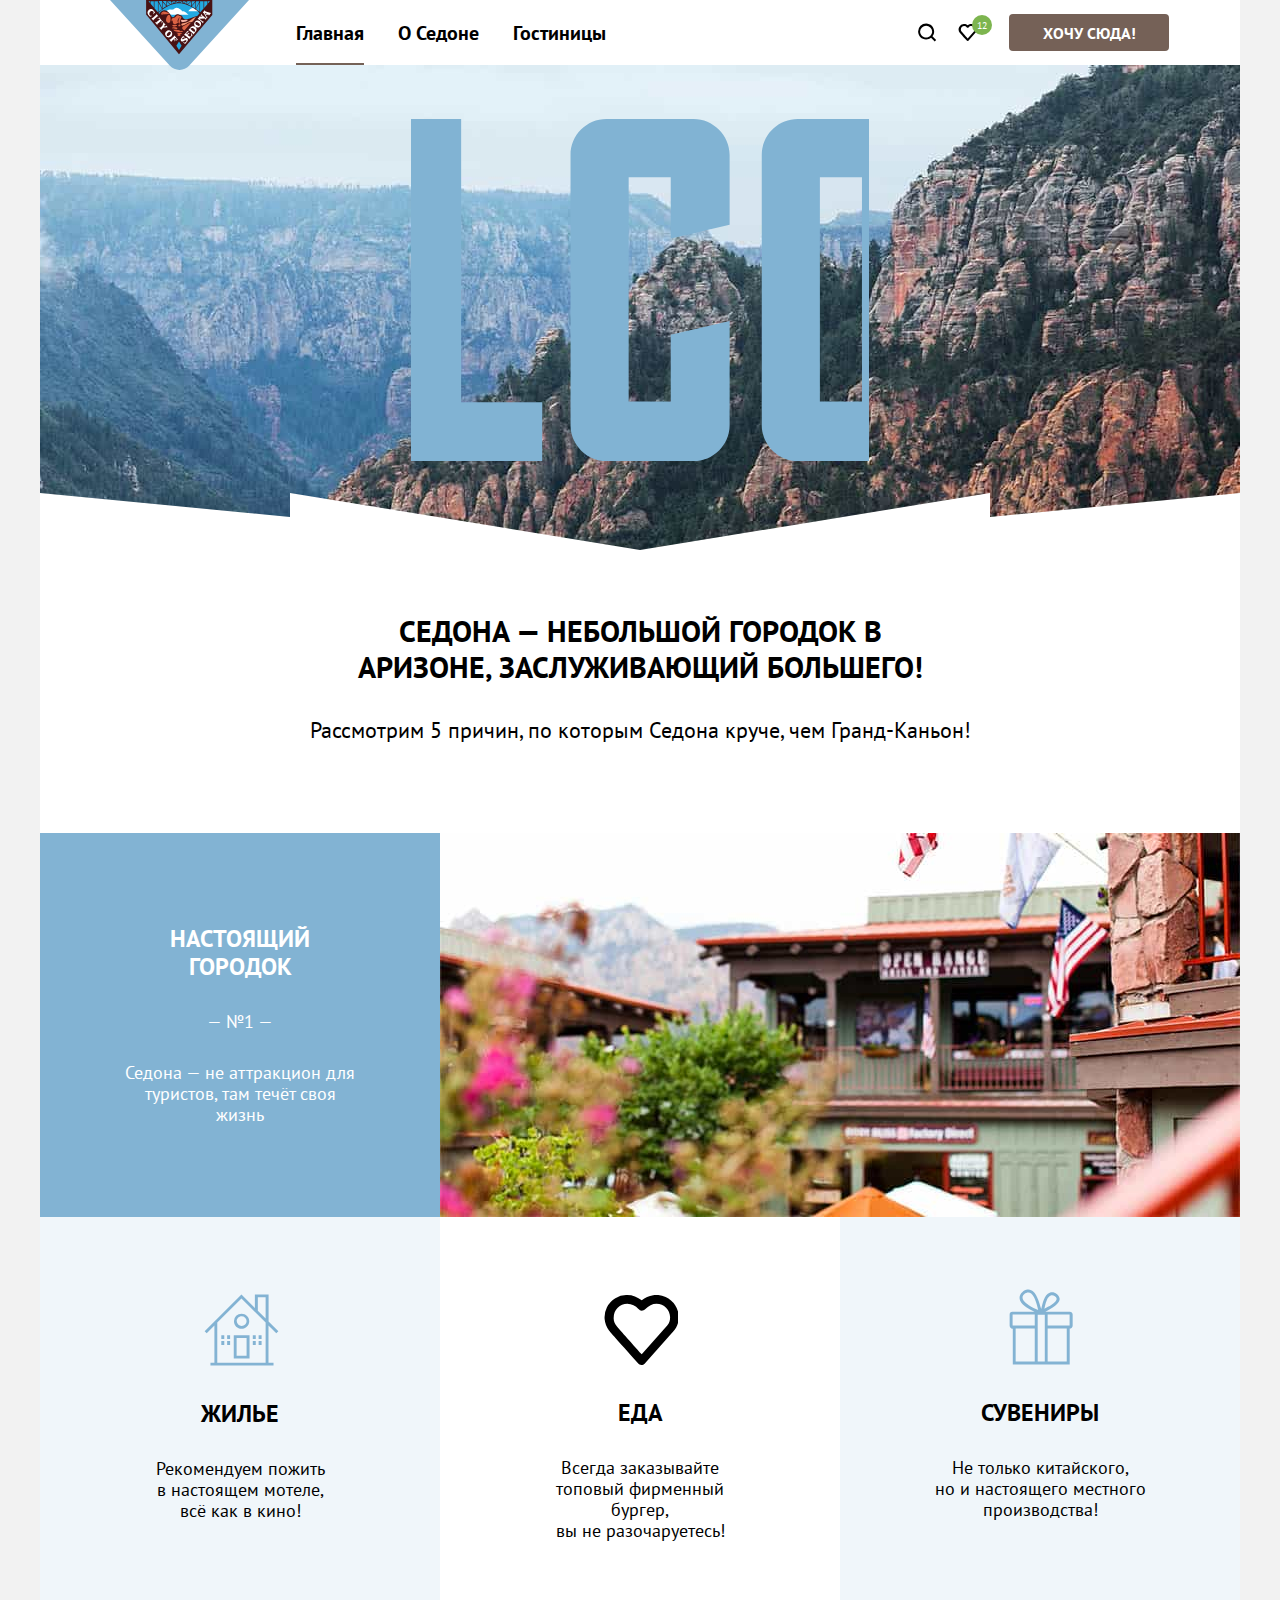
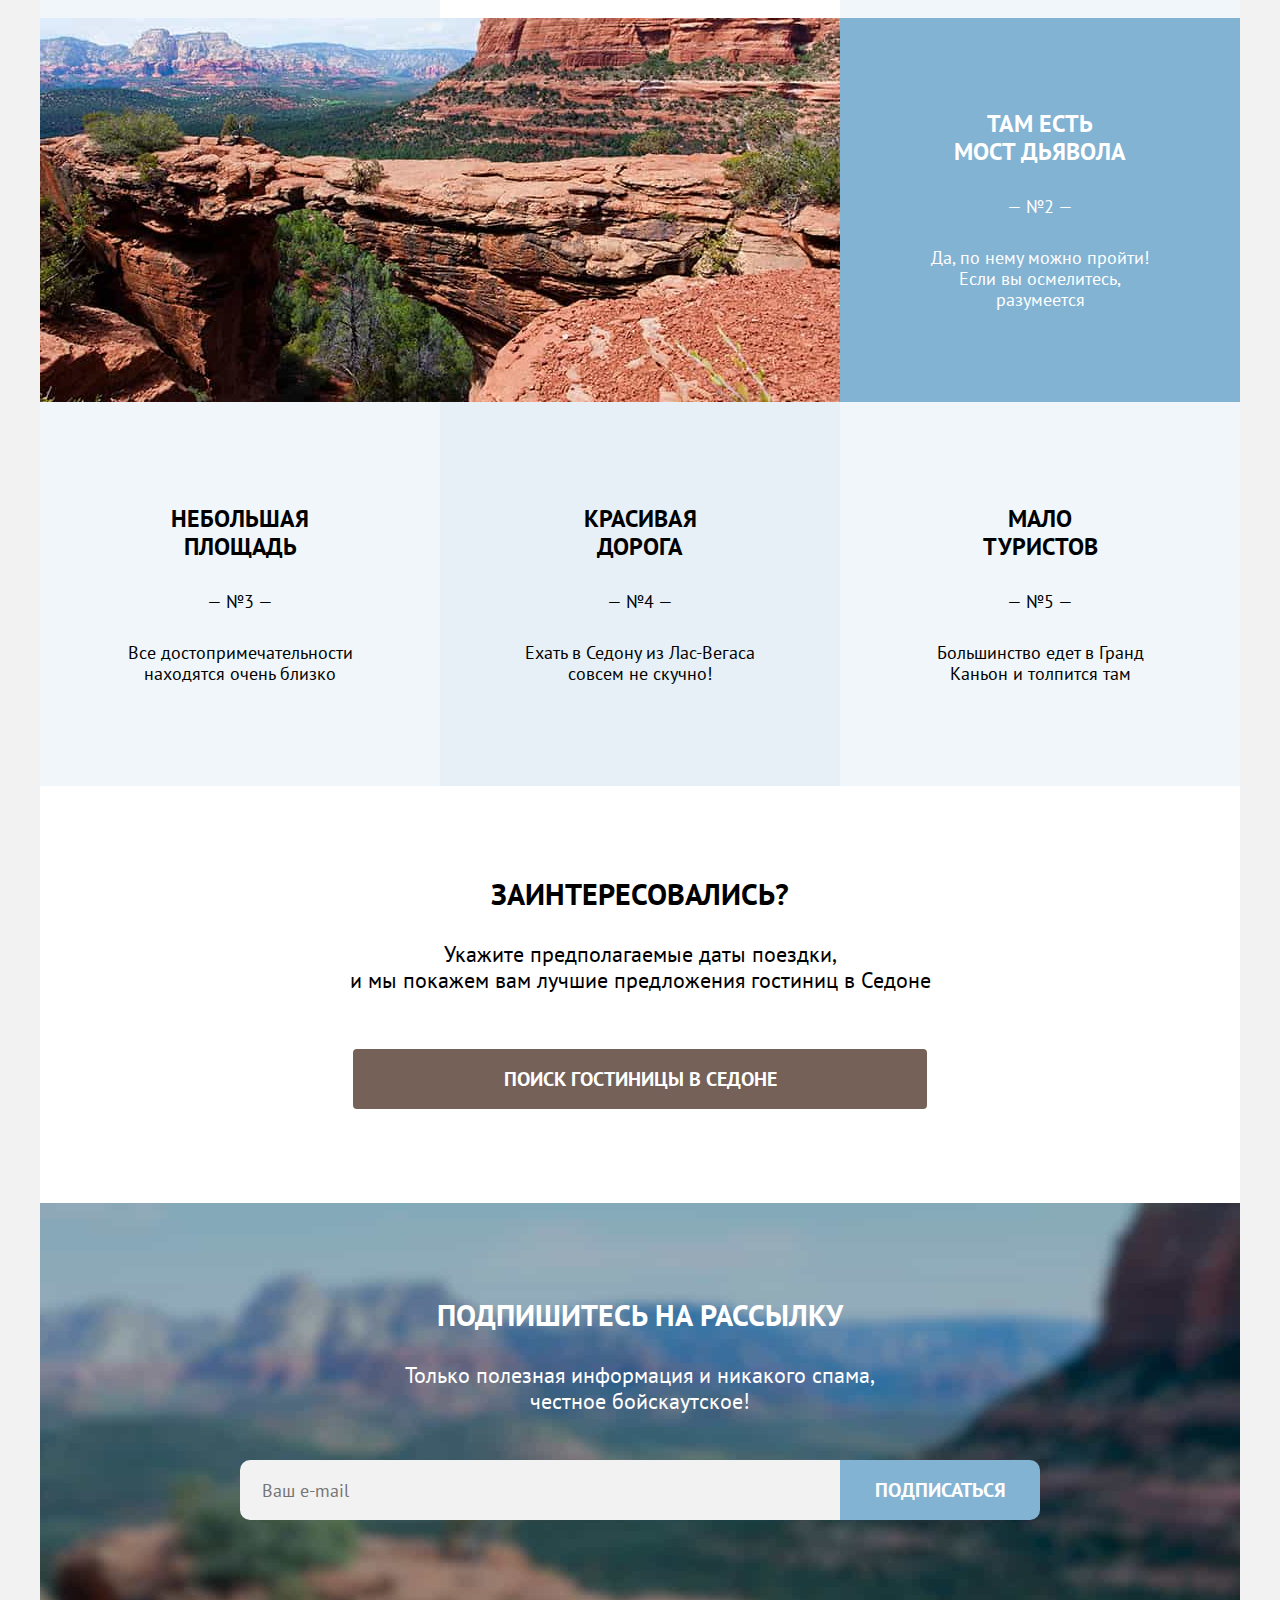
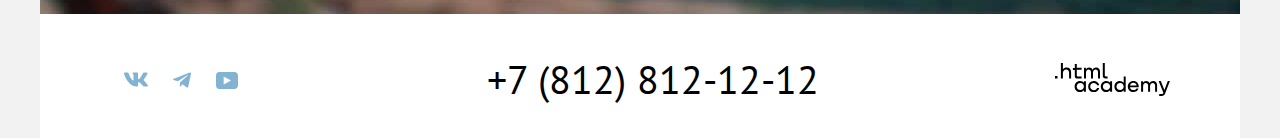
<file: index.html>
<!DOCTYPE html>

<html lang="ru">

  <head>
    <link rel="icon" href="favicon.ico">
    <meta charset="utf-8">
    <link rel="stylesheet" href="styles/styles.css">
    <title>HTML Academy: Седона</title>

  </head>

  <body>
    <div class="page-container">
      <header class="page-header">
        <a href="index.html" class="page-header-link">
          <img src="images/header-logo.svg" width="139" height="70" alt="логотип городка Седона."></a>
        <nav class="navigation">
          <ul class="navigation-list">
            <li>
              <a class="navigation-link navigation-link-underlined" href="index.html">Главная</a>
            </li>
            <li>
              <a href="#" class="navigation-link">О Седоне</a>
            </li>
            <li>
              <a href="catalog.html" class="navigation-link">Гостиницы</a>
            </li>
          </ul>

          <ul class="navigation-user">
            <li class="navigation-user-item navigation-user-find">
              <a href="#">
                <svg class="svg-find" aria-hidden="true" focusable="false" width="19" height="19" viewBox="0 0 19 19"
                  fill="none" xmlns="http://www.w3.org/2000/svg">
                  <path
                    d="m18.16 17.05-3.71-3.7c1-1.3 1.7-3 1.7-4.9 0-4.4-3.6-8-8.02-8a8.12 8.12 0 0 0-8.02 8.1c0 4.4 3.6 8 8.02 8 1.8 0 3.51-.6 4.91-1.7l3.71 3.7 1.4-1.5Zm-10.03-2.5c-3.3 0-6.02-2.7-6.02-6a6.03 6.03 0 0 1 12.04 0c0 3.3-2.71 6-6.02 6Z"
                    fill="#000"/>
                </svg>
                <span class="visually-hidden">Поиск</span>
              </a>
            </li>
            <li class="navigation-user-item navigation-user-favorit">
              <a href="#">
                <svg class="svg-favorite" aria-hidden="true" focusable="false" width="19" height="17"
                  viewBox="0 0 19 17" fill="none" xmlns="http://www.w3.org/2000/svg">
                  <path
                    d="M9.58 17c-.3 0-.6-.1-.8-.4-5.42-6.1-6.72-7.5-7.03-7.9A5.4 5.4 0 0 1 6.16 0c1.31 0 2.51.5 3.52 1.3a5.47 5.47 0 0 1 9.03 4.1c0 1.3-.5 2.5-1.31 3.4l-7.02 7.9c-.2.2-.4.3-.8.3ZM3.56 7.5c.3.4 3.51 4 6.12 6.9l6.21-7c.5-.5.7-1.2.7-2 0-1.8-1.5-3.3-3.3-3.3-1 0-2 .5-2.71 1.3-.3.3-.6.4-.9.4-.3 0-.6-.2-.8-.4a3.7 3.7 0 0 0-2.71-1.3c-1.8 0-3.31 1.5-3.31 3.3-.1.9.3 1.6.7 2.1-.1 0-.1 0 0 0Z"
                    fill="#000" />
                </svg>
                <span class="favorite-number">12</span>
                <span class="visually-hidden">Избранное</span>
              </a>
            </li>

            <li class="navigation-user-item navigation-user-want-here">
              <button class="navigation-user-want-here-btm" type="button">ХОЧУ СЮДА!</button>
            </li>
          </ul>
        </nav>
      </header>

      <main class="main-container">
        <h1 class="visually-hidden">Седона небольшой городок в Аризоне</h1>
        <div class="promo">
          <img src="images/promo-welcome.svg" width="458" height="352" alt="Добро пожаловать в Седону."
            class="promo-welcome">
          <div class="divider"></div>
        </div>

        <section>
          <div class="advantages-text">
            <h2 class="advantages-header-more">Седона — небольшой городок в Аризоне, заслуживающий большего!</h2>
            <h3 class="heading-h3 advantages-five-reasons">Рассмотрим 5 причин, по которым Седона круче, чем
              Гранд-Каньон!</h3>
          </div>
          <!--  Теги br задаю так требуется единообразие в проекте, в описании преимуществ невозможно вывести переносы строк по крайней мере правым и
          левым отступом, в заголовке переносы строк привести в соответствии с макетом легко так как они состоят от одного или 4-х слов. -->
          <div class="advantages-wrapper">
            <div class="advantages-real-town">
              <h3 class="heading-h3 advantages-header advantages-town-header">Настоящий городок</h3>
              — №1 —
              <p class="heading-p advantages-town-desc">Седона — не аттракцион для<br>
                туристов, там течёт своя<br>
                жизнь</p>
            </div>

            <div class="advantages-house-street">
              <img src="images/advantages-siti.jpg" width="800" height="384" alt="город.">
            </div>
            <div class="advantages-hotel">
              <img src="images/advantages-logo-hotel.svg" width="75" height="72" alt="отель."
                class="advantages-hotel-picture">
              <h3 class="heading-h3 advantages-header">Жилье</h3>
              <p class="heading-p advantages-hotel-desc">Рекомендуем пожить<br>
                в настоящем мотеле,
                <br> всё как в кино!
              </p>
            </div>
            <div class="advantages-food">
              <img src="images/advantages-logo-food.svg" width="74" height="70" alt="еда."
                class="advantages-food-picture">
              <h3 class="heading-h3 advantages-header">ЕДА</h3>
              <p class="heading-p advantages-food-desc">Всегда заказывайте<br>
                топовый фирменный бургер,<br>
                вы не разочаруетесь!</p>
            </div>
            <div class="advantages-souvenir">
              <img src="images/advantages-logo-souvenir.svg" width="64" height="76" alt="Сувениры."
                class="advantages-souvenir-picture">
              <h3 class="heading-h3 advantages-header">Сувениры</h3>
              <p class="heading-p advantages-souvenir-desc">Не только китайского,<br>
                но и настоящего местного<br>
                производства!
              </p>

            </div>
            <div class="advantages-bridge">
              <img src="images/advantages-bridge.jpg" width="800" height="384" alt="мост дьявола.">
            </div>
            <div class="advantages-there-devil-bridge">
              <h3 class="heading-h3 advantages-header advantages-there-devil-bridge-header">Там есть мост дьявола</h3>
              — №2 —
              <p class="heading-p advantages-there-devil-bridge-header-desc">Да, по нему можно пройти!<br>
                Если вы осмелитесь,<br>
                разумеется</p>
            </div>
            <div class="advantages-area">
              <h3 class="heading-h3 advantages-header advantages-area-header">Небольшая площадь</h3>
              — №3 —
              <p class="heading-p advantages-area-descr">Все достопримечательности<br>
                находятся очень близко
              </p>
            </div>
            <div class="advantages-road">
              <h3 class="heading-h3 advantages-header advantages-road-header">Красивая дорога</h3>
              — №4 —
              <p class="heading-p advantages-road-descr">Ехать в Седону из Лас-Вегаса<br>
                совсем не скучно!
              </p>
            </div>
            <div class="advantages-camper">
              <h3 class="heading-h3 advantages-header advantages-camper-header">МАЛО ТУРИСТОВ</h3>
              — №5 —
              <p class="heading-p advantages-camper-descr">Большинство едет в Гранд<br>
                Каньон и толпится там
              </p>
            </div>
          </div>
        </section>

        <div class="find-hotel">
          <h2 class="visually-hidden">Поиск гостиницы в седоне</h2>
          <em class="find-hotel-interest">ЗАИНТЕРЕСОВАЛИСЬ?</em>
          <p class="heading-p find-hotel-travel-date">Укажите предполагаемые даты поездки,<br>
            и мы покажем вам лучшие предложения гостиниц в Седоне</p>
          <button class="find-hotel-btm" type="button">Поиск гостиницы в седоне</button>
        </div>

        <section class="newsletter">
          <h2 class="newsletter-header">ПОДПИШИТЕСЬ НА РАССЫЛКУ</h2>
          <form action="https://echo.htmlacademy.ru/" method="post">
            <p class="heading-p newsletter-descr">
              <label for="newsletter-email">Только полезная информация и никакого спама,<br>
                честное бойскаутское!</label>
            </p>
            <div class="newletter-wrapper">
              <input class="newsletter-field" placeholder="Ваш e-mail" id="newsletter-email" type="email" required>
              <button class="newsletter-button" type="submit">Подписаться</button>
            </div>
          </form>
        </section>

        <footer class="footer-page">
          <ul class="footer-social-list">
            <li>
              <a class="footer-vk-link" href="https://vk.com/htmlacademy">
                <svg class="svg-vk" width="24" height="15" fill="none" xmlns="http://www.w3.org/2000/svg">
                  <path fill-rule="evenodd" clip-rule="evenodd"
                    d="M23.45 1.45c.17-.55 0-.95-.8-.95h-2.62c-.67 0-.98.35-1.14.73 0 0-1.34 3.2-3.23 5.27-.61.6-.89.8-1.22.8-.17 0-.42-.2-.42-.74V1.45c0-.66-.18-.95-.74-.95H9.15c-.42 0-.67.3-.67.6 0 .61.95.76 1.05 2.5v3.8c0 .84-.16.99-.5.99-.88 0-3.05-3.21-4.33-6.89-.25-.71-.5-1-1.17-1H.9c-.75 0-.9.35-.9.73 0 .68.89 4.07 4.14 8.55 2.18 3.06 5.23 4.72 8.01 4.72 1.67 0 1.88-.37 1.88-1v-2.32c0-.73.16-.88.69-.88.38 0 1.05.2 2.61 1.67 1.78 1.75 2.07 2.53 3.08 2.53h2.62c.75 0 1.13-.37.91-1.1-.24-.72-1.09-1.77-2.21-3.02-.62-.7-1.54-1.47-1.81-1.86-.4-.49-.28-.7 0-1.14 0 0 3.2-4.43 3.53-5.93Z" />
                </svg>
                <span class="visually-hidden">В контакте</span></a>
            </li>
            <li>
              <a class="footer-telegram-link" href="https://t.me/htmlacademy">
                <svg class="svg-telegram" width="18" height="16" fill="none" xmlns="http://www.w3.org/2000/svg">
                  <path
                    d="M16.79.6.84 6.75c-1.09.43-1.08 1.04-.2 1.31l4.1 1.28 9.47-5.98c.44-.27.85-.12.52.18l-7.68 6.92-.28 4.22c.41 0 .6-.19.83-.41l1.99-1.93 4.13 3.05c.77.42 1.31.2 1.5-.7l2.72-12.8C18.22.77 17.5.27 16.79.59Z" />
                </svg>
                <span class="visually-hidden">Телеграм</span></a>
            </li>
            <li>
              <a class="footer-youtube-link" href="https://youtube.com/user/htmlacademyru">
                <svg class="svg-youtube" width="22" height="17" fill="none" xmlns="http://www.w3.org/2000/svg">
                  <path
                    d="M18.6 0H3.18C1.31 0 0 1.6 0 3.4v10.1C0 15.4 1.31 17 3.17 17h15.66c1.64 0 3.17-1.6 3.17-3.4V3.4C21.78 1.6 20.47 0 18.6 0ZM7.67 12.54V4.46L15 8.5l-7.33 4.04Z" />
                </svg>
                <span class="visually-hidden">Ютуб</span></a>
            </li>
          </ul>

          <a class="telephone-number" href="tel:+7(812)812-12-12">+7 (812) 812-12-12</a>

          <a href="https://htmlacademy.ru" class="html-academy-link">

            <svg class="html-academy-logo" width="115" height="34" viewBox="0 0 115 34" fill="none"
              xmlns="http://www.w3.org/2000/svg">
              <path
                d="M0 13.9v2.6h2.5v-2.6H0ZM11.6 5.5c-1.6 0-2.8.7-3.6 1.7h-.1V1h-2v15.5h2v-5.3c0-2.1 1.3-3.6 3.3-3.6 1.8 0 2.9 1.4 2.9 3.2v5.7h2v-6.1c.1-3-1.8-4.9-4.5-4.9ZM26.6 5.8h-4.8V2.1h-2v3.8h-1.9v2h1.9v6c0 1.7 1 2.7 2.7 2.7h4.1v-2h-3.7c-.7 0-1.1-.4-1.1-1.1V7.8h4.8v-2ZM41.1 5.6c-1.6 0-2.9.8-3.5 2.1h-.1c-.6-1.2-1.8-2.1-3.4-2.1-1.4 0-2.5.8-3.1 1.8h-.1V5.8H29v10.6h2V11c0-2 1-3.5 2.6-3.5 1.5 0 2.4 1 2.4 2.6v6.3h2v-5.6c0-2.4 1.4-3.3 2.6-3.3 1.5 0 2.4 1 2.4 2.6v6.3h2V9.9c.1-2.5-1.4-4.3-3.9-4.3ZM47.8 13.7c0 1.7 1 2.7 2.8 2.7h2v-2h-1.7c-.7 0-1.1-.4-1.1-1.1V1h-2v12.7ZM28.9 20.7c-.9-1.1-2.2-1.8-3.9-1.8-3.1 0-5.4 2.3-5.4 5.6s2.3 5.6 5.4 5.6c1.8 0 3-.8 3.8-1.9h.1v1.6h2V19.2h-2v1.5Zm-3.6 7.4c-2.2 0-3.6-1.6-3.6-3.6s1.4-3.6 3.6-3.6 3.6 1.6 3.6 3.6c0 1.9-1.4 3.6-3.6 3.6ZM44.2 23c-.5-2.4-2.6-4.1-5.4-4.1a5.4 5.4 0 0 0-5.6 5.6c0 3.1 2.2 5.6 5.6 5.6 2.8 0 4.9-1.8 5.4-4.2h-2.1a3.4 3.4 0 0 1-3.3 2.3c-2.2 0-3.6-1.6-3.6-3.6s1.4-3.6 3.6-3.6c1.6 0 2.8 1 3.3 2.2h2.1V23ZM55.1 20.7c-.9-1.1-2.2-1.8-3.9-1.8-3.1 0-5.4 2.3-5.4 5.6s2.3 5.6 5.4 5.6c1.8 0 3-.8 3.8-1.9h.1v1.6h2V19.2h-2v1.5Zm-3.6 7.4c-2.2 0-3.6-1.6-3.6-3.6s1.4-3.6 3.6-3.6 3.6 1.6 3.6 3.6c0 1.9-1.5 3.6-3.6 3.6ZM68.7 20.8c-.9-1.1-2.2-1.9-3.9-1.9-3.1 0-5.4 2.3-5.4 5.6s2.2 5.6 5.4 5.6c1.7 0 3-.8 3.8-1.8h.1v1.5h2V14.4h-2v6.4Zm-3.6 7.3c-2.2 0-3.6-1.6-3.6-3.6s1.4-3.6 3.6-3.6 3.6 1.6 3.6 3.6c-.1 2-1.5 3.6-3.6 3.6ZM78.3 18.9c-3.3 0-5.5 2.5-5.5 5.6 0 3 2.1 5.6 5.5 5.6 2.5 0 4.5-1.3 5.2-3.6h-2.1c-.5 1-1.6 1.6-3 1.6-1.9 0-3.3-1.3-3.4-2.9h8.8c.2-3.6-2-6.3-5.5-6.3Zm0 1.9c1.7 0 3 1 3.3 2.6h-6.5c.3-1.5 1.5-2.6 3.2-2.6ZM98.2 18.9c-1.6 0-2.9.8-3.6 2h-.1c-.6-1.2-1.8-2-3.4-2-1.4 0-2.5.7-3.1 1.8v-1.5h-1.9v10.6h2v-5.4c0-2 1-3.4 2.6-3.5 1.5 0 2.4 1 2.4 2.6v6.3h2v-5.6c0-2.4 1.4-3.3 2.6-3.3 1.5 0 2.4 1 2.4 2.6v6.3h2v-6.5c.1-2.6-1.4-4.4-3.9-4.4ZM109.4 28l-3.6-8.9h-2.2l4.8 11.6c-.3.9-.7 1.2-1.7 1.2h-2.5v2h2.5c1.8 0 2.8-.8 3.5-2.6l4.7-12.2h-2.1l-3.4 8.9Z" />
            </svg>
          </a>
        </footer>

      </main>
    </div>
  </body>

</html>
</file>
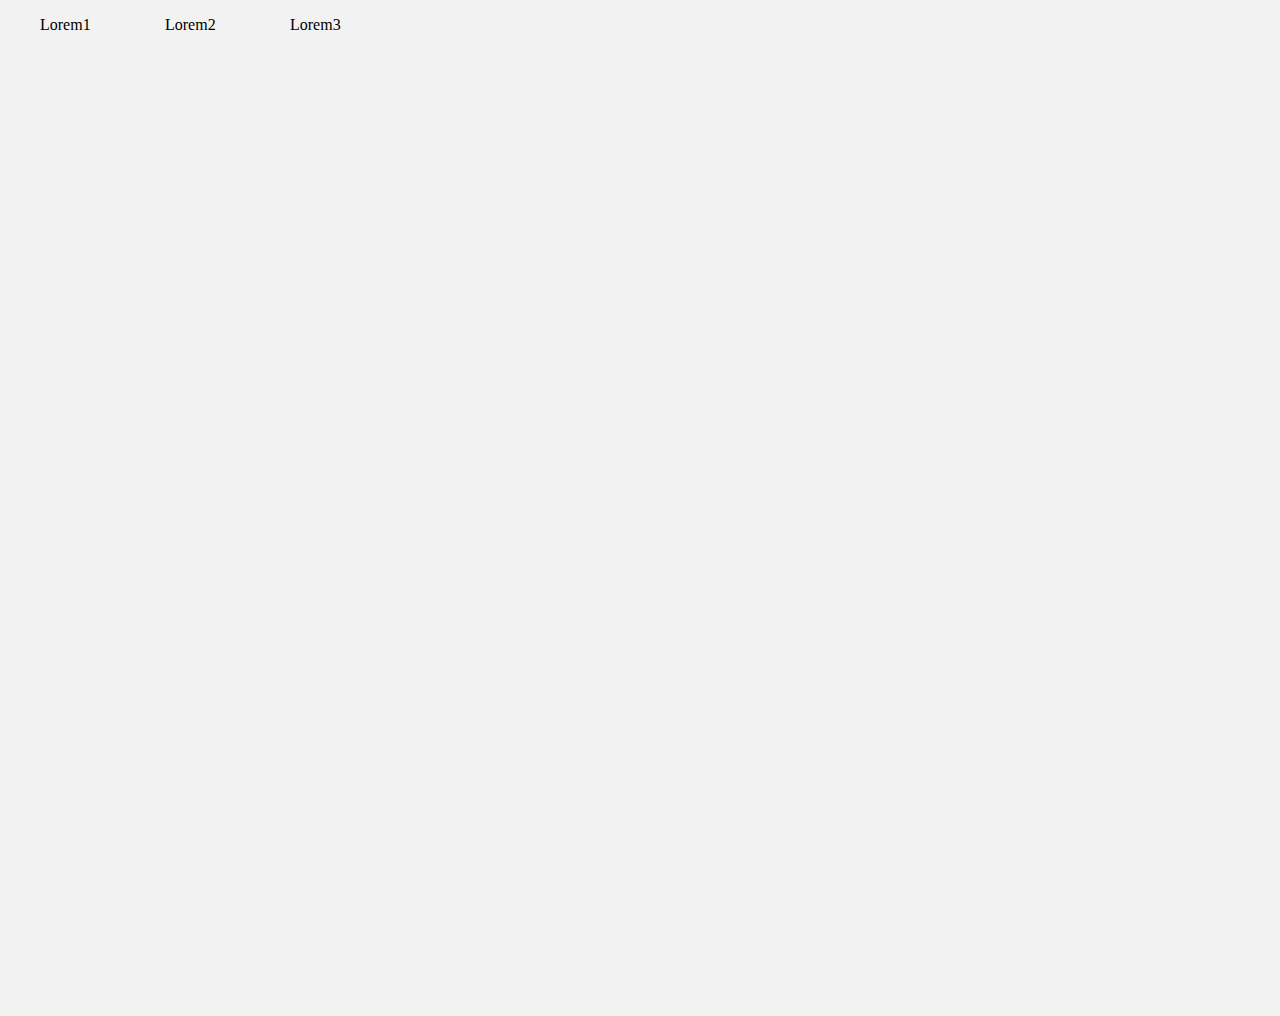
<file: cat2.html>
<!DOCTYPE html>
<html lang="ru">
<head>
  <meta charset="UTF-8">
  <meta http-equiv="X-UA-Compatible" content="IE=edge">
  <meta name="viewport" content="width=device-width, initial-scale=1.0">
  <link rel="stylesheet" href="./styles/styles.css">
  <title>третий файл </title>
</head>

<body>
  <div class="divs" style="width:1000px;height:1000px">
    <ul class="container-cat2">

     <li>
      Lorem1
     </li>

     <li>
      Lorem2
     </li>

     <li>
      Lorem3
     </li>

    </ul>

  </div>

  </body>
</html>
</file>
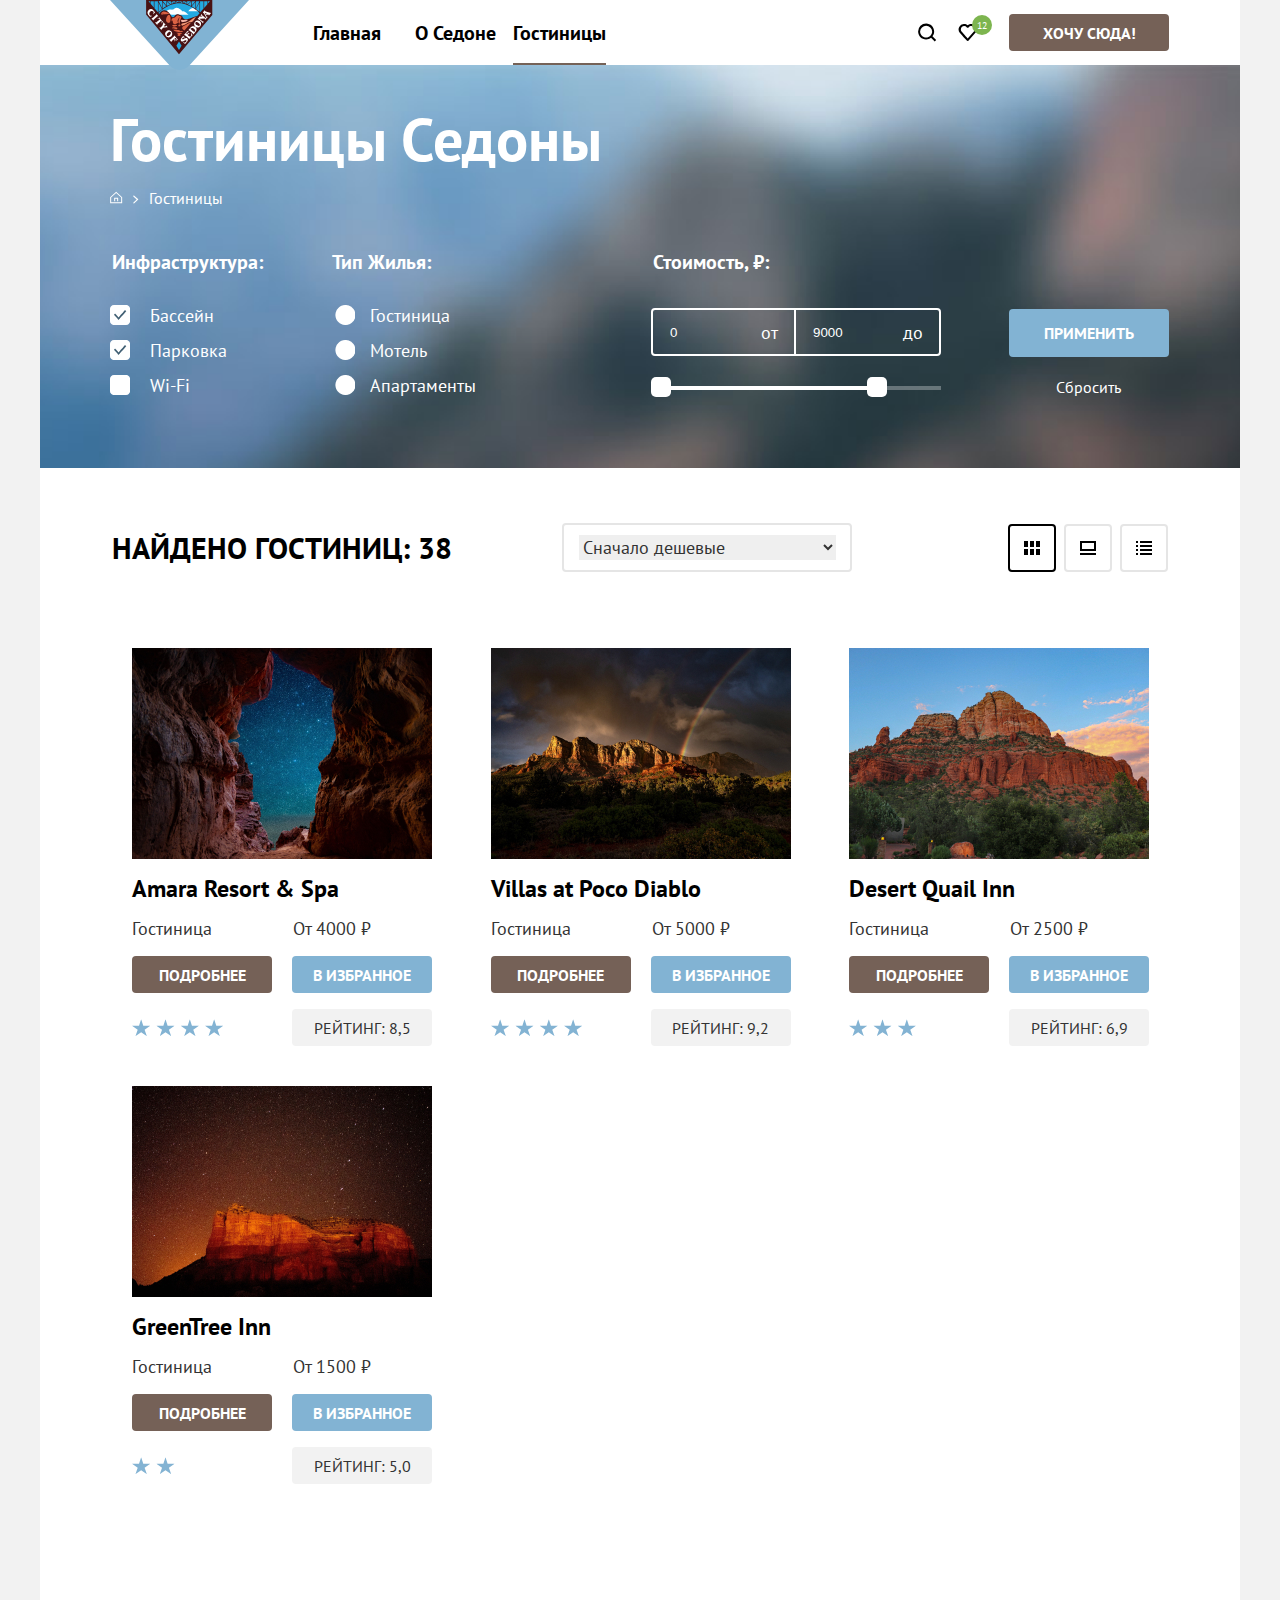
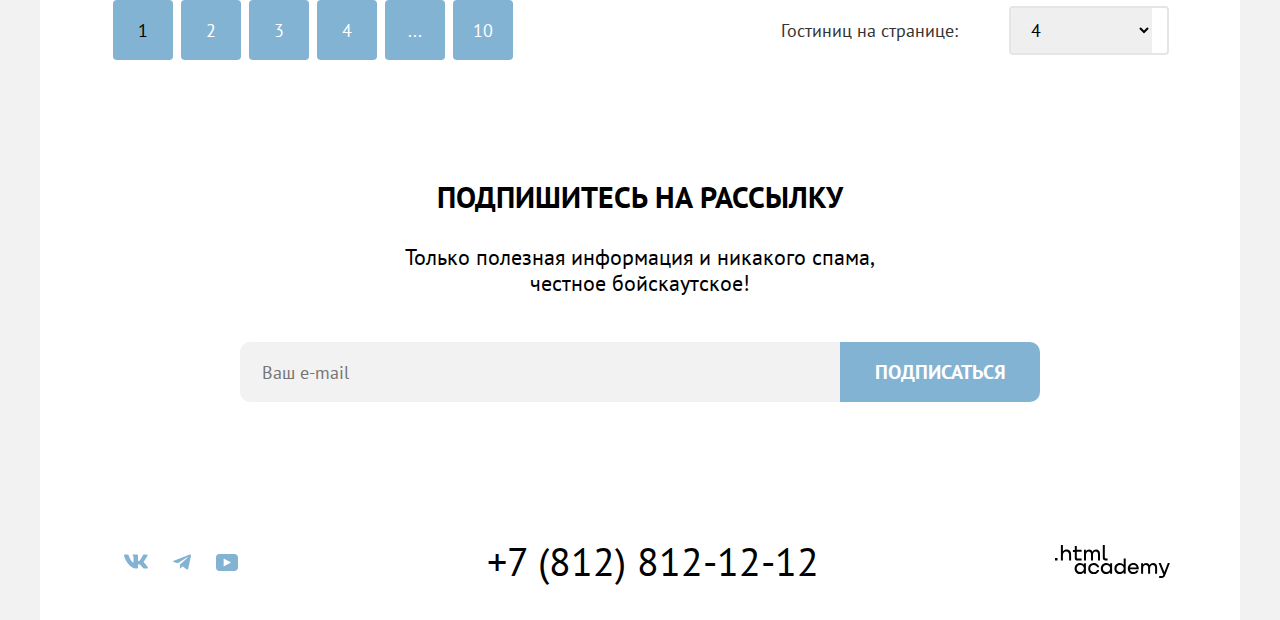
<file: catalog.html>
<!DOCTYPE html>

<html lang="ru">

  <head>
    <link rel="icon" href="favicon.ico">
    <meta charset="utf-8">
    <link rel="stylesheet" href="styles/styles.css">
    <title>HTML Academy: Седона</title>

  </head>

  <body>
    <div class="page-container">
      <header class="page-header">
        <a href="index.html" class="page-header-link">
          <img src="images/header-logo.svg" width="139" height="70" alt="логотип городка Седона."></a>
        <nav class="navigation">
          <ul class="navigation-list">
            <li>
              <a class="navigation-link" href="index.html">Главная</a>
            </li>
            <li>
              <a href="#" class="navigation-link">О Седоне</a>
            </li>
            <li>
              <a href="catalog.html" class="navigation-link navigation-link-underlined">Гостиницы</a>
            </li>
          </ul>

          <ul class="navigation-user">
            <li class="navigation-user-item navigation-user-find">
              <a href="#">
                <svg class="svg-find" aria-hidden="true" focusable="false" width="19" height="19" viewBox="0 0 19 19"
                  fill="none" xmlns="http://www.w3.org/2000/svg">
                  <path
                    d="m18.16 17.05-3.71-3.7c1-1.3 1.7-3 1.7-4.9 0-4.4-3.6-8-8.02-8a8.12 8.12 0 0 0-8.02 8.1c0 4.4 3.6 8 8.02 8 1.8 0 3.51-.6 4.91-1.7l3.71 3.7 1.4-1.5Zm-10.03-2.5c-3.3 0-6.02-2.7-6.02-6a6.03 6.03 0 0 1 12.04 0c0 3.3-2.71 6-6.02 6Z"
                    fill="#000" />
                </svg>
                <span class="visually-hidden">Поиск</span>
              </a>
            </li>
            <li class="navigation-user-item navigation-user-favorit">
              <a href="#">
                <svg class="svg-favorite" aria-hidden="true" focusable="false" width="19" height="17"
                  viewBox="0 0 19 17" fill="none" xmlns="http://www.w3.org/2000/svg">
                  <path
                    d="M9.58 17c-.3 0-.6-.1-.8-.4-5.42-6.1-6.72-7.5-7.03-7.9A5.4 5.4 0 0 1 6.16 0c1.31 0 2.51.5 3.52 1.3a5.47 5.47 0 0 1 9.03 4.1c0 1.3-.5 2.5-1.31 3.4l-7.02 7.9c-.2.2-.4.3-.8.3ZM3.56 7.5c.3.4 3.51 4 6.12 6.9l6.21-7c.5-.5.7-1.2.7-2 0-1.8-1.5-3.3-3.3-3.3-1 0-2 .5-2.71 1.3-.3.3-.6.4-.9.4-.3 0-.6-.2-.8-.4a3.7 3.7 0 0 0-2.71-1.3c-1.8 0-3.31 1.5-3.31 3.3-.1.9.3 1.6.7 2.1-.1 0-.1 0 0 0Z"
                    fill="#000" />
                </svg>
                <span class="favorite-number">12</span>
                <span class="visually-hidden">Избранное</span>
              </a>

            </li>
            <li class="navigation-user-item navigation-user-want-here">
              <button class="navigation-user-want-here-btm" type="button">ХОЧУ СЮДА!</button>
            </li>
          </ul>
        </nav>
      </header>
      <!-- Также незабыть прочитать заново по блокам какой блок чем обернуть или div или в секцию или eside -->
      <main class="main-container">
        <h1 class="visually-hidden">Гостиницы</h1>
        <div class="promo-catalog">
          <h2 class="hotel-sedone-header">Гостиницы Седоны</h2>
          <!--Хлебные крошки -->
          <ul class="breadcrumbs">

            <li class="breadcrumbs-item">
              <a class="breadcrumbs-link" href="index.html">
                <svg width="13" height="13" viewBox="0 0 13 13" fill="none" xmlns="http://www.w3.org/2000/svg">
                <path fill-rule="evenodd" clip-rule="evenodd" d="m.16 6.15 6-5.5 6 5.5v6.2h-12v-6.2Zm1 .4v4.8h10v-4.8l-5-4.5-5 4.5Zm4 3.8h-1v-3.5h4v3.5h-1v-2.5h-2v2.5Z"
                  fill="#fff"/></svg>
              </a>
            </li>
            <li class="breadcrumbs-item">
            <svg width="6" height="9" viewBox="0 0 6 9" fill="none" xmlns="http://www.w3.org/2000/svg">
              <path d="M5.05 4.07 1.25.67c-.2-.2-.6-.2-.9 0-.3.2-.2.6 0 .8l3.3 3-3.2 3c-.2.2-.2.6 0 .8 0 .1.3.2.4.2.1 0 .3-.1.4-.2l3.8-3.4c.3-.2.3-.6 0-.8Z"
                fill="#fff"/></svg>
            </li>
            <li class="breadcrumbs-item">
              <a class="breadcrumbs-link" href="catalog.html">Гостиницы</a>
            </li>
         </ul>


         <form class="filter-sedona-hotel">
            <fieldset class="fieldset-infrastructure">
              <legend>Инфраструктура:</legend>
              <ul class="filter-infrastructure-list">
                <li class="filter-infrastructure-item">
                  <label>
                    <input class="checkbox" type="checkbox" name="swimming-pool" checked>
                    <span class="filter-infrastructure-checkbox"></span>
                    Бассейн
                </li>
                <li class="filter-infrastructure-item">
                  <label>
                  <input class="checkbox" type="checkbox" name="filter-parking" checked >
                  <span class="filter-infrastructure-checkbox"></span>
                  Парковка
                </label>
                </li>
                <li class="filter-infrastructure-item">
                  <label>
                  <input class="checkbox" type="checkbox" name="parking">
                  <span class="filter-infrastructure-checkbox"></span>
                  Wi-Fi
                </label>
                </li>
              </ul>
            </fieldset>

           <fieldset class="fieldset-housing">
             <legend>Тип Жилья:</legend>
            <ul class="type-of-housing-list">
              <li class="filter-type-of-housing-item">
                <label>
                  <input class="radio-input" type="radio" name="product-group" value="hotels" checked>
                  <span class="radio"></span>
                  Гостиница
                </label>
              </li>

              <li class="filter-type-of-housing-item">
                <label>
                  <input class="radio-input" type="radio" name="product-group" value="motels">
                  <span class="radio"></span>
                  Мотель
                </label></li>
              <li class="filter-type-of-housing-item">
                <label>
                  <input class="radio-input" type="radio" name="product-group" value="apartments">
                  <span class="radio"></span>
                  Апартаменты
                </label>
              </li>
            </ul>
            </fieldset>

            <fieldset class="hotels-searching-price-field">
              <legend class="hotels-searching-heading">Стоимость, ₽:</legend>

              <div class="wrapper-searching-price">
                <div class="wrap wrapper-searching-price-label">
               <input class="searching-price-input" type="number" name="min-value" value="0" id="searching-price-label">
               <label for="searching-price-label">от</label>
                </div>
              <div class="wrap">
                 <input class="searching-price-input" type="number" name="max-value" value="9000" id="searching-label">
                 <label for="searching-label">до</label>
             </div>
              </div>

              <div class="bar">
                <div class="bar-color">
                  <div class="toggle toggle-min"></div>
                  <div class="toggle toggle-max"></div>
                </div>
              </div>
            </fieldset>

            <div class="filter-div-button">
            <button class="btm-blue filter-apply-btm" type="submit">Применить</button>
            <button class="reset-filter-btm" type="reset">Сбросить</button>
          </div>
         </form>
            </div>

        <section class="view-hotels">
          <h3 class="view-hotels-title heading-h3">Найдено Гостиниц: 38</h3>
          <div class="view-hotels-select-wrapper">
          <select class="view-hotels-select">
        <option class="view-hotels-option">Сначало дешевые</option>
          </select>
        </div>
          <ul class="view-hotels-list">
            <li class="view-hotels-item view-hotels-item-current">
            <svg width="16" height="14" fill="none" xmlns="http://www.w3.org/2000/svg"><path d="M4 0H0v6h4V0ZM16 0h-4v6h4V0ZM10 0H6v6h4V0ZM4 8H0v6h4V8ZM16 8h-4v6h4V8ZM10 8H6v6h4V8Z" fill="#000"/></svg>
            </li>
            <li class="view-hotels-item">
            <svg width="16" height="14" fill="none" xmlns="http://www.w3.org/2000/svg"><path d="M16 12H0v2h16v-2ZM14 2v6H2V2h12Zm2-2H0v10h16V0Z" fill="#000"/></svg>
            </li>
            <li class="view-hotels-item">
            <svg width="16" height="14" fill="none" xmlns="http://www.w3.org/2000/svg"><path d="M2 0H0v2h2V0ZM16 0H4v2h12V0ZM2 4H0v2h2V4ZM16 4H4v2h12V4ZM2 8H0v2h2V8ZM16 8H4v2h12V8ZM2 12H0v2h2v-2ZM16 12H4v2h12v-2Z" fill="#000"/></svg>
            </li>
          </ul>
        </section>

        <section class="display-hotel-section">
          <ul class="display-hotel-list">
             <li class="display-hotel-item">
              <img class="display-hotel-img" src="./images/amara-resort-spa.jpg" alt="amara-resort-spa" height="211" width="300">
               <h3 class="display-hotel-header heading-h3">Amara Resort & Spa</h3>
               <div class="display-header-wrapper">
                <p class="display-hotel-title">Гостиница</p>
                <span class="display-hotel-price">От 4000 ₽</span>
                </div>
                <div class="display-btm-wrapper">
                  <button type="button" class="display-hotel-btm-desc">ПОДРОБНЕЕ</button>
                  <button type="button" class="display-hotel-btm-favorites">В ИЗБРАННОЕ</button>
                </div>
                <div class="display-stars-wrapper">
                  <img  src="./images/four-stars.svg" height="17" width="142" alt="">
                  <div class="display-hotel-favorites">Рейтинг: 8,5</div>
                </div>
             </li>

             <li class="display-hotel-item">
              <img class="display-hotel-img" src="./images/villas-Poco-diablo.jpg" alt="Villas at Poco Diablo" height="211" width="300">
               <h3 class="display-hotel-header heading-h3">Villas at Poco Diablo</h3>
               <div class="display-header-wrapper">
                <p class="display-hotel-title">Гостиница</p>
                <span class="display-hotel-price">От 5000 ₽</span>
                </div>
                <div class="display-btm-wrapper">
                  <button type="button" class="display-hotel-btm-desc">ПОДРОБНЕЕ</button>
                  <button type="button" class="display-hotel-btm-favorites">В ИЗБРАННОЕ</button>
                </div>
                <div class="display-stars-wrapper">
                  <img  src="./images/four-stars.svg" height="17" width="142">
                  <div class="display-hotel-favorites">Рейтинг: 9,2</div>
                </div>
             </li>

             <li class="display-hotel-item">
              <img class="display-hotel-img" src="./images/desert-quail-Inn.jpg" alt="Desert Quail Inn" height="211" width="300">
               <h3 class="display-hotel-header heading-h3">Desert Quail Inn</h3>
               <div class="display-header-wrapper">
                <p class="display-hotel-title">Гостиница</p>
                <span class="display-hotel-price">От 2500 ₽</span>
                </div>
                <div class="display-btm-wrapper">
                  <button type="button" class="display-hotel-btm-desc">ПОДРОБНЕЕ</button>
                  <button type="button" class="display-hotel-btm-favorites">В ИЗБРАННОЕ</button>
                </div>
                <div class="display-stars-wrapper">
                  <img  src="./images/three-stars.svg" height="17" width="142">
                  <div class="display-hotel-favorites">Рейтинг: 6,9</div>
                </div>
             </li>

             <li class="display-hotel-item">
              <img class="display-hotel-img" src="./images/green-tree-Inn.jpg" alt="GreenTree Inn" height="211" width="300">
               <h3 class="display-hotel-header heading-h3">GreenTree Inn</h3>
               <div class="display-header-wrapper">
                <p class="display-hotel-title">Гостиница</p>
                <span class="display-hotel-price">От 1500 ₽</span>
                </div>
                <div class="display-btm-wrapper">
                  <button type="button" class="display-hotel-btm-desc">ПОДРОБНЕЕ</button>
                  <button type="button" class="display-hotel-btm-favorites">В ИЗБРАННОЕ</button>
                </div>
                <div class="display-stars-wrapper">
                  <img  src="./images/two-stars.svg" height="17" width="142">
                  <div class="display-hotel-favorites">Рейтинг: 5,0</div>
                </div>
             </li>
          </ul>
       </section>

       <section class="hotel-to-page">
        <ul class="hotel-pagination-list">
           <li class="hotel-pagination-item-current  hotel-pagination-item">1</li>
           <li class="hotel-pagination-item">2</li>
           <li class="hotel-pagination-item">3</li>
           <li class="hotel-pagination-item">4</li>
           <li class="hotel-pagination-item">...</li>
           <li class="hotel-pagination-item">10</li>
        </ul>

        <div class="hotels-to-page-header">
          <h3 class="heading-h3 hotels-to-page-title">Гостиниц на странице:</h3>
            <div class="hotels-to-page-header-wrapper">
              <select>
              <option>4</option>
            </select>
            </div>
        </div>

      </section>


        <section class="newsletter-catalog">
          <h2 class="newsletter-header">ПОДПИШИТЕСЬ НА РАССЫЛКУ</h2>
          <form action="https://echo.htmlacademy.ru/" method="post">
            <p class="heading-p newsletter-descr">
              <label for="newsletter-email">Только полезная информация и никакого спама,<br>
                честное бойскаутское!</label>
            </p>
            <div class="newletter-wrapper">
              <input class="newsletter-field" placeholder="Ваш e-mail" id="newsletter-email" type="email" required>
              <button class="newsletter-button" type="submit">Подписаться</button>
            </div>
          </form>
        </section>

        <footer class="footer-page">
          <ul class="footer-social-list">
            <li>
              <a class="footer-vk-link" href="#">
                <svg class="svg-vk" width="24" height="15" fill="none" xmlns="http://www.w3.org/2000/svg">
                  <path fill-rule="evenodd" clip-rule="evenodd"
                    d="M23.45 1.45c.17-.55 0-.95-.8-.95h-2.62c-.67 0-.98.35-1.14.73 0 0-1.34 3.2-3.23 5.27-.61.6-.89.8-1.22.8-.17 0-.42-.2-.42-.74V1.45c0-.66-.18-.95-.74-.95H9.15c-.42 0-.67.3-.67.6 0 .61.95.76 1.05 2.5v3.8c0 .84-.16.99-.5.99-.88 0-3.05-3.21-4.33-6.89-.25-.71-.5-1-1.17-1H.9c-.75 0-.9.35-.9.73 0 .68.89 4.07 4.14 8.55 2.18 3.06 5.23 4.72 8.01 4.72 1.67 0 1.88-.37 1.88-1v-2.32c0-.73.16-.88.69-.88.38 0 1.05.2 2.61 1.67 1.78 1.75 2.07 2.53 3.08 2.53h2.62c.75 0 1.13-.37.91-1.1-.24-.72-1.09-1.77-2.21-3.02-.62-.7-1.54-1.47-1.81-1.86-.4-.49-.28-.7 0-1.14 0 0 3.2-4.43 3.53-5.93Z" />
                </svg>
                <span class="visually-hidden">В контакте</span></a>
            </li>
            <li>
              <a class="footer-telegram-link" href="#">
                <svg class="svg-telegram" width="18" height="16" fill="none" xmlns="http://www.w3.org/2000/svg">
                  <path
                    d="M16.79.6.84 6.75c-1.09.43-1.08 1.04-.2 1.31l4.1 1.28 9.47-5.98c.44-.27.85-.12.52.18l-7.68 6.92-.28 4.22c.41 0 .6-.19.83-.41l1.99-1.93 4.13 3.05c.77.42 1.31.2 1.5-.7l2.72-12.8C18.22.77 17.5.27 16.79.59Z" />
                </svg>
                <span class="visually-hidden">Телеграм</span></a>
            </li>
            <li>
              <a class="footer-youtube-link" href="#">
                <svg class="svg-youtube" width="22" height="17" fill="none" xmlns="http://www.w3.org/2000/svg">
                  <path
                    d="M18.6 0H3.18C1.31 0 0 1.6 0 3.4v10.1C0 15.4 1.31 17 3.17 17h15.66c1.64 0 3.17-1.6 3.17-3.4V3.4C21.78 1.6 20.47 0 18.6 0ZM7.67 12.54V4.46L15 8.5l-7.33 4.04Z" />
                </svg>
                <span class="visually-hidden">Ютуб</span></a>
            </li>
          </ul>

          <a class="telephone-number" href="tel:+7(812)812-12-12">+7 (812) 812-12-12</a>

          <a href="https://htmlacademy.ru" class="html-academy-link">

            <svg class="html-academy-logo" width="115" height="34" viewBox="0 0 115 34" fill="none"
              xmlns="http://www.w3.org/2000/svg">
              <path
                d="M0 13.9v2.6h2.5v-2.6H0ZM11.6 5.5c-1.6 0-2.8.7-3.6 1.7h-.1V1h-2v15.5h2v-5.3c0-2.1 1.3-3.6 3.3-3.6 1.8 0 2.9 1.4 2.9 3.2v5.7h2v-6.1c.1-3-1.8-4.9-4.5-4.9ZM26.6 5.8h-4.8V2.1h-2v3.8h-1.9v2h1.9v6c0 1.7 1 2.7 2.7 2.7h4.1v-2h-3.7c-.7 0-1.1-.4-1.1-1.1V7.8h4.8v-2ZM41.1 5.6c-1.6 0-2.9.8-3.5 2.1h-.1c-.6-1.2-1.8-2.1-3.4-2.1-1.4 0-2.5.8-3.1 1.8h-.1V5.8H29v10.6h2V11c0-2 1-3.5 2.6-3.5 1.5 0 2.4 1 2.4 2.6v6.3h2v-5.6c0-2.4 1.4-3.3 2.6-3.3 1.5 0 2.4 1 2.4 2.6v6.3h2V9.9c.1-2.5-1.4-4.3-3.9-4.3ZM47.8 13.7c0 1.7 1 2.7 2.8 2.7h2v-2h-1.7c-.7 0-1.1-.4-1.1-1.1V1h-2v12.7ZM28.9 20.7c-.9-1.1-2.2-1.8-3.9-1.8-3.1 0-5.4 2.3-5.4 5.6s2.3 5.6 5.4 5.6c1.8 0 3-.8 3.8-1.9h.1v1.6h2V19.2h-2v1.5Zm-3.6 7.4c-2.2 0-3.6-1.6-3.6-3.6s1.4-3.6 3.6-3.6 3.6 1.6 3.6 3.6c0 1.9-1.4 3.6-3.6 3.6ZM44.2 23c-.5-2.4-2.6-4.1-5.4-4.1a5.4 5.4 0 0 0-5.6 5.6c0 3.1 2.2 5.6 5.6 5.6 2.8 0 4.9-1.8 5.4-4.2h-2.1a3.4 3.4 0 0 1-3.3 2.3c-2.2 0-3.6-1.6-3.6-3.6s1.4-3.6 3.6-3.6c1.6 0 2.8 1 3.3 2.2h2.1V23ZM55.1 20.7c-.9-1.1-2.2-1.8-3.9-1.8-3.1 0-5.4 2.3-5.4 5.6s2.3 5.6 5.4 5.6c1.8 0 3-.8 3.8-1.9h.1v1.6h2V19.2h-2v1.5Zm-3.6 7.4c-2.2 0-3.6-1.6-3.6-3.6s1.4-3.6 3.6-3.6 3.6 1.6 3.6 3.6c0 1.9-1.5 3.6-3.6 3.6ZM68.7 20.8c-.9-1.1-2.2-1.9-3.9-1.9-3.1 0-5.4 2.3-5.4 5.6s2.2 5.6 5.4 5.6c1.7 0 3-.8 3.8-1.8h.1v1.5h2V14.4h-2v6.4Zm-3.6 7.3c-2.2 0-3.6-1.6-3.6-3.6s1.4-3.6 3.6-3.6 3.6 1.6 3.6 3.6c-.1 2-1.5 3.6-3.6 3.6ZM78.3 18.9c-3.3 0-5.5 2.5-5.5 5.6 0 3 2.1 5.6 5.5 5.6 2.5 0 4.5-1.3 5.2-3.6h-2.1c-.5 1-1.6 1.6-3 1.6-1.9 0-3.3-1.3-3.4-2.9h8.8c.2-3.6-2-6.3-5.5-6.3Zm0 1.9c1.7 0 3 1 3.3 2.6h-6.5c.3-1.5 1.5-2.6 3.2-2.6ZM98.2 18.9c-1.6 0-2.9.8-3.6 2h-.1c-.6-1.2-1.8-2-3.4-2-1.4 0-2.5.7-3.1 1.8v-1.5h-1.9v10.6h2v-5.4c0-2 1-3.4 2.6-3.5 1.5 0 2.4 1 2.4 2.6v6.3h2v-5.6c0-2.4 1.4-3.3 2.6-3.3 1.5 0 2.4 1 2.4 2.6v6.3h2v-6.5c.1-2.6-1.4-4.4-3.9-4.4ZM109.4 28l-3.6-8.9h-2.2l4.8 11.6c-.3.9-.7 1.2-1.7 1.2h-2.5v2h2.5c1.8 0 2.8-.8 3.5-2.6l4.7-12.2h-2.1l-3.4 8.9Z" />
            </svg>
          </a>
        </footer>

      </main>
    </div>
  </body>

</html>
</file>
<file: styles/styles.css>
@font-face {
  font-family: "PT Sans";
  font-style: normal;
  font-weight: 400;
  src: url("../fonts/ptsans-400.woff2") format("woff2");
  font-display: swap;
}

@font-face {
  font-family: "PT Sans";
  font-style: normal;
  font-weight: 700;
  src: url("../fonts/ptsans-700.woff2") format("woff2");
  font-display: swap;
}

.hotel-sedone-header {
  display: inline;
  padding: 0;
  margin: 0;
}

.heading-h3 {
  margin: 0;
  padding: 0;
}

.heading-p {
  margin: 0;
  padding: 0;
}

img {
  max-width: 100%;
  object-fit: cover;
}

html {
  height: 100%;
}

body {
  background-color: #F2F2F2;
  margin: 0;
  padding: 0;
}

.page-header-link {
  display: block;
  min-height: 70px;
  margin-left: 70px;
  position: absolute;
  z-index: 100;
}

.navigation {
  display: flex;
  margin: 0;
  padding: 0;
  padding-left: 243px;
}

.main-container {
  flex-grow: 1;
}

.page-container {
  display: flex;
  width: 1200px;
  margin: 0 auto;
  flex-grow: 1;
  flex-direction: column;
  min-height: 100%;
  font-family: "PT Sans", sans-serif;
  /* параметры шрифта используемые по умолчанию используем в блоке advanced */
  font-weight: 400;
  font-size: 18px;
  line-height: 21px;
  color: #000000;
  background-color: #ffffff;
}

.page-header {
  color: #000000;
  background-color: #ffffff;
}

.navigation-list {
  display: flex;
  margin: 0;
  padding: 0;
  padding-left: 13px;
  flex-wrap: wrap;
  min-width: 500px;
  align-items: center;
  list-style-type: none;
}

.navigation-link {
  display: flex;
  margin: 0;
  padding: 0;
  padding-left: 17px;
  padding-right: 17px;
  padding-top: 20px;
  padding-bottom: 19px;
  color: #000000;
  background-color: #ffffff;
  font-weight: 700;
  font-size: 20px;
  line-height: 26px;
  text-decoration: none;
  text-transform: capitalize;
}

.navigation-link-underlined {
  display: block;
  padding: 0;
  margin: 0;
  border-bottom: 2px solid #756257;
  padding-top: 20px;
  padding-bottom: 17px;
  margin-right: 17px;
}

.navigation-user {
  display: flex;
  margin: 0;
  padding: 0;
  min-width: 373px;
  justify-content: right;
  align-items: center;
  padding-right: 70px;
}

.navigation-user-item {
  display: flex;
  flex-wrap: wrap;
}

.svg-find {
  display: flex;
  justify-content: center;
  padding-right: 9px;
  padding-left: 12px;
}

.svg-favorite {
  display: block;
  position: relative;
  justify-content: center;
  align-items: center;
  padding-right: 12px;
  padding-left: 12px;
}

.favorite-number {
  position: absolute;
  display: flex;
  justify-content: center;
  align-items: center;
  color: #ffffff;
  background-color: #7DB54F;
  margin-left: 26px;
  margin-top: -26px;
  width: 20px;
  height: 20px;
  font-weight: 400;
  font-size: 10px;
  line-height: 13px;
  border-radius: 10px;
}

.navigation-user-want-here {
  padding-left: 20px;
}

.navigation-user-want-here-btm:hover,
.find-hotel-btm:hover,
.navigation-user-want-here-btm:focus,
.find-hotel-btm:focus {
  background-color: #615048;
  color: #FFFFFF;
}

.navigation-user-want-here-btm:active,
.find-hotel-btm:active {
  background-color: #756157;
  color: rgba(255, 255, 255, 0.3);
}

.navigation-user-want-here-btm:disabled,
.find-hotel-btm:disabled {
  background-color: #E5E5E5;
  color: #ffffff;
}

.navigation-user-want-here-btm {
  display: flex;
  margin: 0;
  padding: 0;
  min-height: 37px;
  min-width: 160px;
  justify-content: center;
  align-items: center;
  color: #ffffff;
  background-color: #756157;
  text-transform: uppercase;
  border: 0;
  cursor: pointer;
  border-radius: 4px;
  font-family: inherit;
  font-weight: 700;
  font-size: 16px;
  line-height: 20px;
  padding: 9px 15px 8px 15px;
}

.promo {
  position: relative;
  background-color: #dcebf2;
  background-image: url("../images/promo-background.jpg");
  background-size: 100% auto;
  background-repeat: no-repeat;
  min-height: 485px;
  z-index: 1;
}

.promo-catalog {
  position: relative;
  background-color: #dcebf2;
  color: #FFFFFF;
  background-image: url("../images/filter-sedona.png");
  background-size: 100% auto;
  background-repeat: no-repeat;
  height: 298px;
  width: 1060px;
  z-index: 1;
  padding: 35px 70px 70px 70px;
}

.filter-infrastructure-list,
.type-of-housing-list {
  list-style-type: none;
  padding: 0;
  margin: 0;
}

.filter-infrastructure-list {
  padding-top: 16px;
}

.type-of-housing-list {
  padding-top: 16px;
}

.type-of-housing-list li {
  padding-top: 14px;
}

.filter-infrastructure-list li {
  padding-top: 14px;
}

.radio-input {
  display: none;
}

.filter-type-of-housing-item label {
  padding-left: 40px;
}

.radio {
  position: absolute;
  width: 20px;
  height: 20px;
  background-image: url('../images/radio-off.png');
  background-repeat: no-repeat;
  margin-left: -35px;
}

.radio-input:checked + .radio1 {
  position: absolute;
  width: 20px;
  height: 20px;
  background-image: url('../images/radio-on.png');
  background-repeat: no-repeat;
  margin-left: 40px;
}

.hotels-searching-price-field {
  padding-left: 116px;
  padding-top: 33px;
}

.wrapper-searching-price {
  box-sizing: border-box;
  display: grid;
  grid-template-columns: 143px 143px;
  border: 2px solid rgba(255, 255, 255, 1);
  border-radius: 4px;
  height: 48px;
}

.wrapper-searching-price-label {
  border-right: 2px solid rgba(255, 255, 255, 1);
}

.wrap {
  box-sizing: border-box;
  display: flex;
  justify-content: space-between;
  align-items: center;
  padding-left: 15px;
  padding-right: 16px;
}

.hotels-searching-price label {
  color: rgba(255, 255, 255, 0.3);
  width: 100%;
}

.wrapper-searching-price input {
  border: 0;
  background-color: transparent;
  color: rgba(255, 255, 255, 1);
  width: 50px;
}

.bar {
  position: relative;
  background-color: rgba(255, 255, 255, 0.3);
  margin-top: 30px;
  height: 4px;
}

.bar-color {
  position: absolute;
  background-color: rgba(255, 255, 255, 1);
  width: 216px;
  height: 4px;
}

.toggle {
  position: absolute;
  width: 20px;
  height: 20px;
  border-radius: 5px;
  background-color: rgba(255, 255, 255, 1);
  margin-top: -9px;
}

.toggle-max {
  margin-left: 216px;
}


.input-container {
  margin-top: 34px;
}

.hotel-sedone-header {
  font-weight: 700;
  font-size: 60px;
  line-height: 78px;
}

.breadcrumbs {
  padding: 0;
  margin: 0;
  padding-top: 10px;
  list-style-type: none;
  display: flex;
  font-family: 'PT Sans';
  font-style: normal;
  font-weight: 400;
  font-size: 16px;
  line-height: 21px;
}

.breadcrumbs a {
  text-decoration: none;
  color: rgba(255, 255, 255, 1);
}

.breadcrumbs-item:first-child {
  padding-right: 5px;
}

.breadcrumbs-item:not(:first-child) {
  padding-right: 5px;
  padding-left: 5px;
}

.filter-sedona-hotel {
  display: flex;
  padding-top: 40px;
  align-items: flex-start;
}

.filter-sedona-hotel legend {
  font-family: 'PT Sans';
  font-style: normal;
  font-weight: 700;
  font-size: 20px;
  line-height: 26px;
  color: rgba(255, 255, 255, 255);
}

.filter-sedona-hotel fieldset {
  border: 0;
}

.checkbox {
  display: none;
}

.filter-infrastructure-item label {
  padding-left: 40px;
}

.filter-infrastructure-checkbox {
  position: absolute;
  width: 20px;
  height: 20px;
  background-image: url('../images/checkbox-off.png');
  background-repeat: no-repeat;
  margin-left: -40px;
}

.checkbox:checked + .filter-infrastructure-checkbox {
  position: absolute;
  width: 20px;
  height: 20px;
  background-image: url('../images/checkbox-on.png');
  background-repeat: no-repeat;
  margin-left: -40px;
}

.fieldset-infrastructure {
  padding: 0;
  margin: 0;
  min-width: 220px;
}

.fieldset-housing {
  padding: 0;
  margin: 0;
  min-width: 203px;
}

.hotels-header {
  display: inline;
  padding: 0;
  margin: 0;
  font-weight: 400;
  font-size: 16px;
  line-height: 21px;
}



.divider {
  position: absolute;
  background-image: url("../images/promo-devider.svg");
  background-repeat: no-repeat;
  min-height: 57px;
  min-width: 1200px;
  z-index: 2;
  bottom: 0;
}

.promo-welcome {
  display: block;
  margin: 0 auto;
  padding: 0;
  padding-top: 51px;
}

.advantages-wrapper {
  display: grid;
  margin: 0 auto;
  grid-template-columns: 1fr 1fr 1fr;
  color: #000000;
  background-color: #ffffff;
  text-align: center;
  grid-column: 1/-1;
}

.advantages-house-street,
.advantages-bridge {
  grid-column: span 2;
}

.advantages-header-more {
  display: block;
  margin: 0 auto;
  width: 620px;
  font-weight: 700;
  font-size: 30px;
  line-height: 36px;
  text-transform: uppercase;
  text-align: center;
  padding-top: 63px;
}

.advantages-five-reasons {
  display: block;
  margin: 0 auto;
  font-weight: 400;
  font-size: 22px;
  line-height: 26px;
  text-align: center;
  padding-top: 32px;
  padding-bottom: 90px;
}

.advantages-header {
  font-weight: 700;
  font-size: 24px;
  line-height: 28px;
  text-transform: uppercase;
}

.advantages-town-header,
.advantages-there-devil-bridge-header {
  color: #ffffff;
  background-color: #82B3D3;
  padding: 92px 114px 30px;
}

.advantages-real-town,
.advantages-there-devil-bridge {
  color: #ffffff;
  background-color: #82B3D3;
}

.advantages-town-desc,
.advantages-there-devil-bridge-header-desc {
  padding: 30px 82px;
}

.advantages-hotel,
.advantages-souvenir,
.advantages-area,
.advantages-camper {
  background-color: rgba(131, 179, 211, 0.12);
}

.advantages-hotel-picture {
  padding: 77px 161px 30px 163px;
}

.advantages-food-picture {
  padding: 78px 161px 30px 163px;
}

.advantages-souvenir-picture {
  padding: 72px 161px 30px 163px;
}

.advantages-hotel-desc,
.advantages-food-desc,
.advantages-souvenir-desc {
  padding: 30px 85px 77px 85px;
}

.advantages-area-header,
.advantages-road-header,
.advantages-camper-header {
  padding: 103px 110px 30px;
}

.advantages-area-descr,
.advantages-road-descr,
.advantages-camper-descr {
  padding: 30px 85px 102px;
}

.advantages-road {
  background-color: rgba(131, 179, 211, 0.2);
}

.advantages-food {
  background-color: #ffffff;
}

.advantages-house-street,
.advantages-bridge {
  max-height: 384px;
}

.find-hotel {
  text-align: center;
  padding-top: 90px;
  padding-bottom: 94px;
}

/* Блок заинтересовались или поиск гостиницы */
.find-hotel-interest {
  display: block;
  padding: 0;
  margin: 0;
  margin: 0 auto;
  font-weight: 700;
  font-size: 30px;
  line-height: 36px;
  font-style: normal;
}

.find-hotel-travel-date {
  display: block;
  min-width: 592px;
  padding: 0;
  margin: 0;
  margin: 0 auto;
  padding-top: 29px;
  padding-bottom: 56px;
  font-weight: 400;
  font-size: 22px;
  line-height: 26px;

}

.find-hotel-btm {
  border-radius: 4px;
  display: block;
  margin: 0 auto;
  font-family: inherit;
  font-weight: 700;
  font-size: 20px;
  line-height: 36px;
  min-width: 574px;
  min-height: 60px;
  color: #ffffff;
  background-color: #756157;
  border: 0;
  text-transform: uppercase;
  cursor: pointer;
  padding: 12px 15px 12px 15px;
}

.newsletter {
  display: block;
  margin: 0;
  padding: 0;
  padding-top: 94px;
  padding-bottom: 94px;
  background-size: 100% auto;
  background: #756157 url("../images/newsletter-background.jpg") no-repeat;
  text-align: center;
  color: #ffffff;
  background-color: #395761;
}

.newsletter-catalog {
  display: block;
  margin: 0;
  padding: 0;
  padding-top: 94px;
  padding-bottom: 94px;
  background-size: 100% auto;
  text-align: center;
  color: #000000;
  background-color: #FFFFFF;
}


.newsletter-header {
  display: block;
  margin: 0;
  padding: 0;
  margin: 0 auto;
  font-weight: 700;
  font-size: 30px;
  line-height: 36px;
}

.newsletter-descr {
  display: block;
  margin: 0;
  padding: 0;
  margin: 0 auto;
  padding-top: 29px;
  font-weight: 400;
  font-size: 22px;
  line-height: 26px;
  width: 475px;
}

.newletter-wrapper {
  display: flex;
  padding: 0;
  margin: 0;
  padding-left: 200px;
  padding-top: 46px;
}

.newsletter-field {
  display: block;
  font-family: inherit;
  border-top-left-radius: 10px;
  border-bottom-left-radius: 10px;
  border: 0;
  padding: 0;
  margin: 0;
  padding-left: 22px;
  background-color: #F2F2F2;
  color: #000000;
  min-height: 60px;
  min-width: 578px;
  font-weight: 400;
  font-size: 18px;
  line-height: 21px;
}


.newsletter-button {
  display: block;
  margin: 0 auto;
  padding: 0;
  margin: 0;
  font-family: inherit;
  background-color: #82B3D3;
  color: #ffffff;
  min-height: 60px;
  min-width: 200px;
  border-top-right-radius: 10px;
  border-bottom-right-radius: 10px;
  border: 0;
  text-transform: uppercase;
  font-weight: 700;
  font-size: 20px;
  line-height: 36px;
  cursor: pointer;
}

.newsletter-button:hover,
.newsletter-button:focus {
  background-color: #68A2CA;
  color: #FFFFFF;
}

.newsletter-button:active {
  background-color: #82B3D3;
  color: rgba(255, 255, 255, 0.3);
}

.newsletter-button:disabled {
  background-color: #E5E5E5;
  color: #FFFFFF;
}

.footer-page {
  display: flex;
  padding: 0;
  margin: 0;
  justify-content: space-between;
}

.footer-social-list {
  display: flex;
  list-style-type: none;
  padding: 0;
  margin: 0;
  padding-left: 71px;
}

.svg-vk,
.svg-telegram,
.svg-youtube {
  fill: #83B3D3;
}

.svg-vk:hover,
.svg-telegram:hover,
.svg-youtube:hover .svg-vk:focus,
.svg-telegram:focus,
.svg-youtube:focus {
  fill: #68A2CA;
}

.svg-vk:active,
.svg-telegram:active,
.svg-youtube:active {
  fill: rgba(104, 162, 202, 0.3);
}

.footer-vk-link,
.footer-telegram-link,
.footer-youtube-link {
  display: flex;
  justify-content: center;
  align-items: center;
  padding: 58px 12px 13px 13px;
}

.telephone-number {
  font-weight: 400;
  font-size: 40px;
  line-height: 40px;
  color: #000000;
  padding-top: 45px;
  text-decoration: none;
}

.html-academy-logo {
  fill: #000000;
}

.telephone-number:hover,
.html-academy-logo:hover {
  color: #756157;
  fill: #756157;
}

.telephone-number:focus,
.html-academy-logo:focus {
  color: #756157;
  fill: #756157;
}

.telephone-number:active,
.html-academy-logo:active {
  color: rgba(117, 97, 87, 0.3);
  fill: rgba(117, 97, 87, 0.3);
}

.html-academy-link {
  display: block;
  margin: 0;
  padding: 0;
  padding-top: 48px;
  padding-bottom: 38px;
  padding-right: 70px;
}

.visually-hidden {
  position: absolute;
  width: 1px;
  height: 1px;
  margin: -1px;
  padding: 0;
  border: 0;
  overflow: hidden;
}

.btm-blue {
  border: 0;
  box-sizing: border-box;
  display: block;
  background-color: rgba(130, 179, 211, 1);
  color: rgba(255, 255, 255, 1);
  display: flex;
  justify-content: center;
  align-items: center;
  padding: 14px 15px 14px 15px;
  text-transform: uppercase;
  border-radius: 4px;
  height: 48px;
  font-family: 'PT Sans';
  font-style: normal;
  font-weight: 700;
  font-size: 16px;
  line-height: 20px;
}

.filter-div-button {
  display: flex;
  flex-direction: column;
  align-items: center;
  padding-left: 52px;
  padding-top: 60px;
}


.filter-apply-btm {
  min-width: 160px;
}

.reset-filter-btm {
  background-color: transparent;
  border: 0;
  color: rgba(255, 255, 255, 1);
  font-family: 'PT Sans';
  font-style: normal;
  font-weight: 400;
  font-size: 16px;
  line-height: 20px;
  padding-top: 20px;
}

.view-hotels {
  box-sizing: border-box;
  padding: 0;
  margin: 0;
  display: flex;
  justify-content: space-between;
  align-items: center;
  padding: 55px 72px 76px 72px;
}

.view-hotels-list {
  padding: 0;
  margin: 0;
  display: flex;
  list-style-type: none;
}

.view-hotels-title {
  font-family: 'PT Sans';
  font-style: normal;
  font-weight: 700;
  font-size: 30px;
  line-height: 36px;
  text-transform: uppercase;
  background-color: rgba(255, 255, 255, 1);
  color: rgba(0, 0, 0, 1);
}

.view-hotels-select-wrapper {
  border: 2px solid #E5E5E5;
  border-radius: 4px;
  box-sizing: border-box;
  width: 290px;
  min-height: 49px;
  margin-left: -42px;
  display: flex;
  justify-content: center;
  align-items: center;
}

.view-hotels-select {
  box-sizing: border-box;
  border: 0;
  font-family: 'PT Sans';
  font-style: normal;
  font-weight: 400;
  font-size: 18px;
  line-height: 21px;
  color: rgba(51, 51, 51, 1);
  width: 257px;
}

.view-hotels-item {
  box-sizing: border-box;
  display: flex;
  justify-content: center;
  align-items: center;
  border: 2px solid rgba(229, 229, 229, 1);
  border-radius: 4px;
  width: 48px;
  height: 48px;
}

.view-hotels-item-current {
  border: 2px solid rgba(0, 0, 0, 1);
}

.view-hotels-item:last-child {
  margin-left: 4px;
}

.view-hotels-item:not(:last-child) {
  margin-left: 4px;
  margin-right: 4px;
}

.display-hotel-list {
  padding: 0;
  margin: 0;
  display: grid;
  grid-template-columns: repeat(3, auto);
  list-style-type: none;
  row-gap: 40px;
  column-gap: 18px;
  padding-left: 92px;
  padding-right: 91px;
  justify-content: space-between;
}

.display-btm-wrapper,
.display-header-wrapper,
.display-stars-wrapper {
  display: flex;
  justify-content: space-between;
  align-items: center;
}

.display-hotel-title {
  padding: 0;
  margin: 0;
}

.display-hotel-header {
  padding-top: 12px;
  font-family: 'PT Sans';
  font-style: normal;
  font-weight: 700;
  font-size: 24px;
  line-height: 28px;
  color: rgba(0, 0, 0, 1);
}

.display-header-wrapper {
  font-family: 'PT Sans';
  font-style: normal;
  font-weight: 400;
  font-size: 18px;
  line-height: 21px;
  color: rgba(51, 51, 51, 1);
  padding-top: 15px;
}

.display-hotel-price {
  padding-right: 61px;
}

.display-btm-wrapper {
  padding-top: 17px;
}

.display-hotel-btm-desc {
  display: flex;
  justify-content: center;
  align-items: center;
  border: 0;
  font-family: 'PT Sans';
  font-style: normal;
  font-weight: 700;
  font-size: 16px;
  line-height: 20px;
  text-transform: uppercase;
  color: rgba(255, 255, 255, 1);
  background: rgba(117, 97, 87, 1);
  border-radius: 4px;
  min-height: 37px;
  min-width: 140px;
}

.display-hotel-btm-favorites {
  display: flex;
  justify-content: center;
  align-items: center;
  border: 0;
  font-family: 'PT Sans';
  font-style: normal;
  font-weight: 700;
  font-size: 16px;
  line-height: 20px;
  text-transform: uppercase;
  color: rgba(255, 255, 255, 1);
  background: rgba(130, 179, 211, 1);
  border-radius: 4px;
  min-height: 37px;
  min-width: 140px;
}

.display-stars-wrapper {
  padding-top: 16px;
}

.display-hotel-favorites {
  font-family: 'PT Sans';
  font-style: normal;
  font-weight: 400;
  font-size: 16px;
  line-height: 20px;
  display: flex;
  justify-content: center;
  align-items: center;
  color: rgba(51, 51, 51, 1);
  background-color: rgba(242, 242, 242, 1);
  border-radius: 4px;
  text-transform: uppercase;
  min-width: 140px;
  min-height: 37px;
}

.hotel-to-page {
  padding-top: 116px;
  padding-left: 73px;
  padding-right: 71px;
  padding-bottom: 25px;
  display: flex;
  justify-content: space-between;
  align-items: center;
}

.hotel-pagination-item {
  box-sizing: border-box;
  width: 60px;
  height: 60px;
  display: flex;
  justify-content: center;
  align-items: center;
  background-color: rgba(130, 179, 211, 1);
  ;
  border-radius: 4px;
  margin-left: 8px;
  color: rgba(255, 255, 255, 1);
}

.hotel-pagination-item-current {
  margin-left: 0;
  color: rgba(0, 0, 0, 1);
}

.hotel-pagination-list {
  padding: 0;
  margin: 0;
  list-style-type: none;
  display: flex;
}

.hotels-to-page-title {
  padding-right: 51px;
  font-family: 'PT Sans';
  font-style: normal;
  font-weight: 400;
  font-size: 18px;
  line-height: 21px;
  color: rgba(51, 51, 51, 1);
}

.hotels-to-page-header {
  display: flex;
  justify-content: flex-end;
  align-items: center;
}

.hotels-to-page-header-wrapper select {
  border: 0;
  width: 141px;
  padding-left: 16px;
  font-family: 'PT Sans';
  font-style: normal;
  font-weight: 400;
  font-size: 18px;
  line-height: 21px;
}

.hotels-to-page-header-wrapper {
  box-sizing: border-box;
  padding: 0;
  margin: 0;
  border: 2px solid rgba(229, 229, 229, 1);
  border-radius: 4px;
  height: 49px;
  width: 160px;
  display: flex;
}

.container-cat2 {
  display: grid;
  gap: 25px;
  grid-template-columns: 100px 100px 100px;
  grid-template-rows:100px ;
  list-style-type: none;
  align-content:center;
}
</file>
